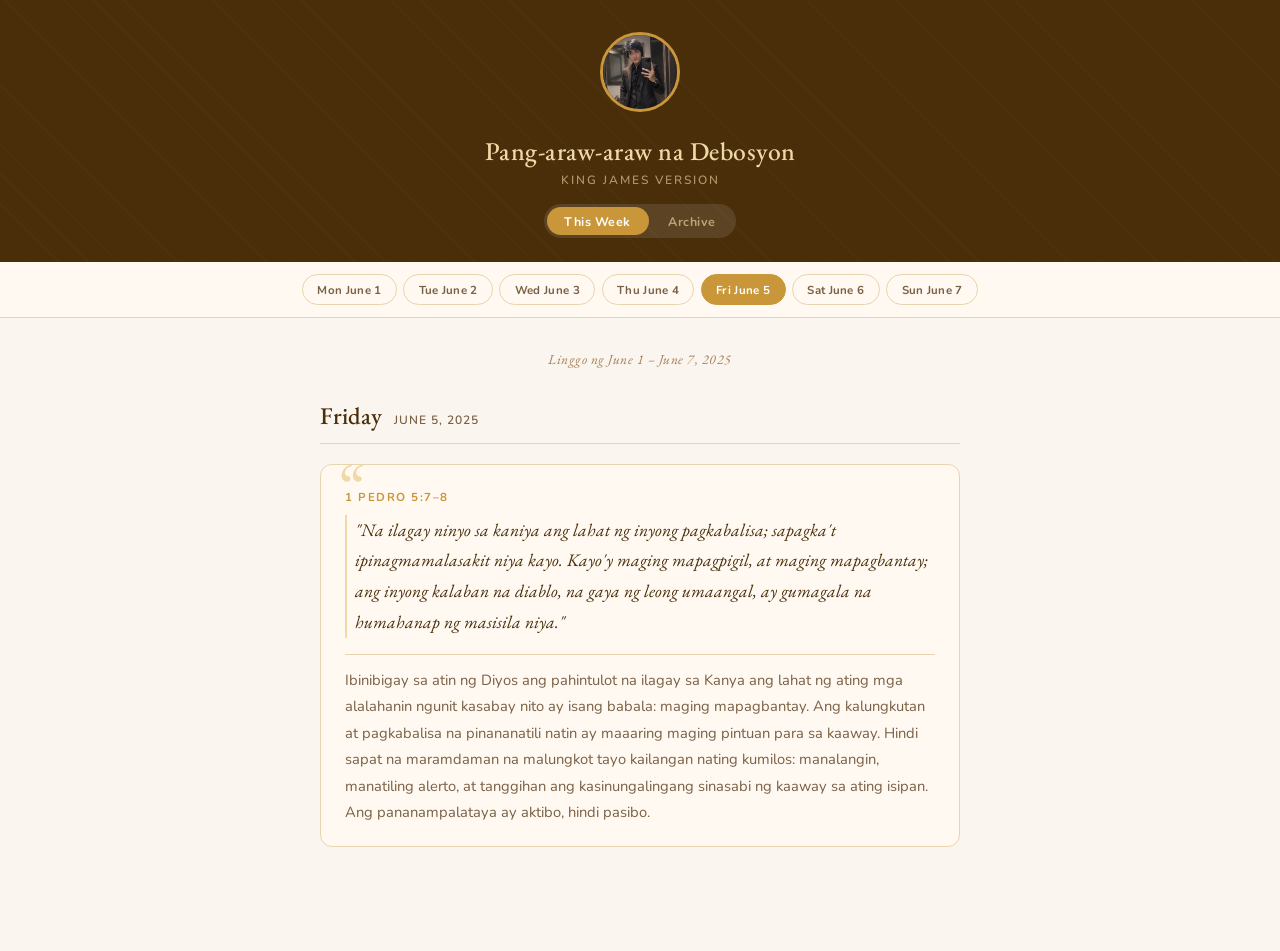
<file: index.html>
<!DOCTYPE html>
<html lang="tl">
<head>
  <meta charset="UTF-8" />
  <meta name="viewport" content="width=device-width, initial-scale=1.0" />
  <title>Pang-araw-araw na Debosyon</title>
  <link rel="stylesheet" href="assets/css/style.css" />
</head>
<body>

  <header class="site-header">
    <div class="profile-wrap">
      <img
        src="assets/images/profile_picture.webp"
        alt="Profile"
        class="profile-pic"
        onerror="this.style.display='none'; this.nextElementSibling.style.display='flex';"
      />
      <div class="profile-fallback" style="display:none;">✝</div>
    </div>
    <h1 class="site-title">Pang-araw-araw na Debosyon</h1>
    <p class="site-subtitle">King James Version</p>
    <div class="mode-switcher">
      <button id="btn-current" class="mode-btn active">This Week</button>
      <button id="btn-archive" class="mode-btn">Archive</button>
    </div>
  </header>

  <!-- CURRENT WEEK VIEW -->
  <div id="current-view">
    <nav class="date-nav" id="date-nav" aria-label="Pumili ng araw"></nav>
    <main>
      <p class="week-label">Linggo ng Mayo 19 hanggang 25, 2025</p>
      <div id="current-main"></div>
      
    </main>
  </div>

  <!-- ARCHIVE VIEW -->
  <div id="archive-view" style="display:none;">
    <main>
      <div id="archive-contents"></div>
    </main>
  </div>
  <style>
    #archive-view main { max-width: 680px; margin: 0 auto; padding: 1rem 1.25rem 4rem; }
  </style>

  <script src="assets/js/app.js"></script>
</body>
</html>
</file>
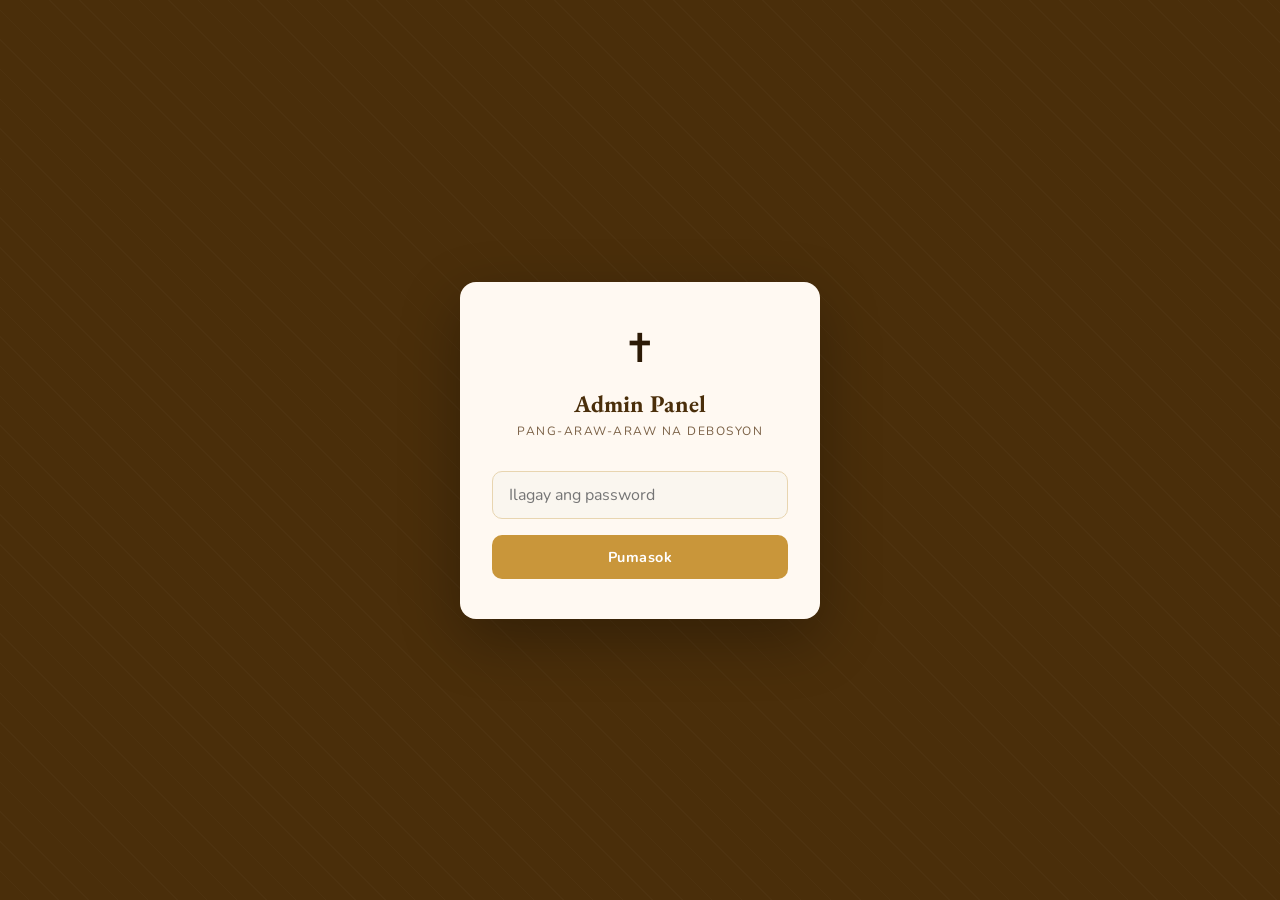
<file: admin.html>
<!DOCTYPE html>
<html lang="tl">
<head>
  <meta charset="UTF-8" />
  <meta name="viewport" content="width=device-width, initial-scale=1.0" />
  <title>Admin — Pang-araw-araw na Debosyon</title>
  <link rel="preconnect" href="https://fonts.googleapis.com" />
  <link href="https://fonts.googleapis.com/css2?family=EB+Garamond:ital,wght@0,400;0,500;1,400&family=Nunito:wght@300;400;600;700;800&display=swap" rel="stylesheet" />
  <style>
    *, *::before, *::after { box-sizing: border-box; margin: 0; padding: 0; }

    :root {
      --cream: #faf6ef;
      --warm-white: #fff9f2;
      --gold: #c9963a;
      --gold-light: #f0d9a8;
      --gold-pale: #fdf3dc;
      --brown: #4a2e0a;
      --brown-mid: #7a4f1e;
      --brown-light: #a67c52;
      --text: #2c1a06;
      --text-muted: #7a6045;
      --border: #e8d5b0;
      --danger: #c0392b;
      --danger-pale: #fdf0ef;
      --success: #2e7d32;
      --success-pale: #f0fdf0;
    }

    body {
      font-family: 'Nunito', sans-serif;
      background: var(--cream);
      color: var(--text);
      min-height: 100vh;
    }

    /* ── LOGIN ── */
    #login-screen {
      min-height: 100vh;
      display: flex;
      align-items: center;
      justify-content: center;
      background: var(--brown);
      background-image: repeating-linear-gradient(45deg, transparent, transparent 20px, rgba(255,255,255,0.02) 20px, rgba(255,255,255,0.02) 21px);
    }

    .login-card {
      background: var(--warm-white);
      border-radius: 16px;
      padding: 2.5rem 2rem;
      width: 100%;
      max-width: 360px;
      text-align: center;
      box-shadow: 0 20px 60px rgba(0,0,0,0.3);
    }

    .login-icon {
      font-size: 2.5rem;
      margin-bottom: 0.75rem;
    }

    .login-title {
      font-family: 'EB Garamond', serif;
      font-size: 1.5rem;
      color: var(--brown);
      margin-bottom: 0.25rem;
    }

    .login-sub {
      font-size: 0.75rem;
      color: var(--text-muted);
      letter-spacing: 1.5px;
      text-transform: uppercase;
      margin-bottom: 2rem;
    }

    .login-card input[type="password"] {
      width: 100%;
      padding: 0.75rem 1rem;
      border: 1.5px solid var(--border);
      border-radius: 10px;
      font-family: 'Nunito', sans-serif;
      font-size: 1rem;
      background: var(--cream);
      color: var(--text);
      margin-bottom: 1rem;
      transition: border-color 0.2s;
      outline: none;
    }

    .login-card input[type="password"]:focus {
      border-color: var(--gold);
    }

    .btn-primary {
      width: 100%;
      padding: 0.75rem;
      background: var(--gold);
      color: #fff;
      border: none;
      border-radius: 10px;
      font-family: 'Nunito', sans-serif;
      font-size: 0.9rem;
      font-weight: 700;
      cursor: pointer;
      letter-spacing: 0.5px;
      transition: background 0.2s, transform 0.1s;
    }

    .btn-primary:hover { background: var(--brown-mid); }
    .btn-primary:active { transform: scale(0.98); }

    .login-error {
      color: var(--danger);
      font-size: 0.8rem;
      margin-top: 0.75rem;
      display: none;
    }

    /* ── ADMIN PANEL ── */
    #admin-panel { display: none; }

    .admin-header {
      background: var(--brown);
      padding: 1.25rem 1.5rem;
      display: flex;
      align-items: center;
      justify-content: space-between;
      position: sticky;
      top: 0;
      z-index: 100;
    }

    .admin-header-left {
      display: flex;
      align-items: center;
      gap: 0.75rem;
    }

    .admin-logo {
      font-family: 'EB Garamond', serif;
      font-size: 1.2rem;
      color: var(--gold-light);
    }

    .admin-badge {
      font-size: 0.65rem;
      font-weight: 800;
      letter-spacing: 1.5px;
      text-transform: uppercase;
      background: var(--gold);
      color: #fff;
      padding: 2px 8px;
      border-radius: 20px;
    }

    .btn-logout {
      font-family: 'Nunito', sans-serif;
      font-size: 0.75rem;
      font-weight: 700;
      padding: 0.35rem 1rem;
      border-radius: 20px;
      border: 1.5px solid rgba(240,217,168,0.3);
      background: transparent;
      color: rgba(240,217,168,0.7);
      cursor: pointer;
      transition: all 0.2s;
    }

    .btn-logout:hover {
      background: rgba(255,255,255,0.1);
      color: var(--gold-light);
    }

    .admin-body {
      max-width: 780px;
      margin: 0 auto;
      padding: 2rem 1.25rem 5rem;
    }

    /* ── TABS ── */
    .admin-tabs {
      display: flex;
      gap: 0.5rem;
      margin-bottom: 2rem;
      border-bottom: 2px solid var(--border);
      padding-bottom: 0;
    }

    .admin-tab {
      font-family: 'Nunito', sans-serif;
      font-size: 0.85rem;
      font-weight: 700;
      padding: 0.6rem 1.25rem;
      border: none;
      background: transparent;
      color: var(--text-muted);
      cursor: pointer;
      border-bottom: 2px solid transparent;
      margin-bottom: -2px;
      transition: all 0.2s;
      letter-spacing: 0.3px;
    }

    .admin-tab:hover { color: var(--brown-mid); }

    .admin-tab.active {
      color: var(--brown);
      border-bottom-color: var(--gold);
    }

    .tab-panel { display: none; }
    .tab-panel.active { display: block; animation: fadeIn 0.25s ease; }

    @keyframes fadeIn {
      from { opacity: 0; transform: translateY(6px); }
      to   { opacity: 1; transform: translateY(0); }
    }

    /* ── SECTION TITLE ── */
    .section-title {
      font-family: 'EB Garamond', serif;
      font-size: 1.35rem;
      color: var(--brown);
      margin-bottom: 0.35rem;
    }

    .section-desc {
      font-size: 0.82rem;
      color: var(--text-muted);
      margin-bottom: 1.75rem;
      line-height: 1.6;
    }

    /* ── CARD ── */
    .card {
      background: var(--warm-white);
      border: 1px solid var(--border);
      border-radius: 12px;
      padding: 1.5rem;
      margin-bottom: 1.25rem;
    }

    .card-title {
      font-size: 0.72rem;
      font-weight: 800;
      letter-spacing: 1.5px;
      text-transform: uppercase;
      color: var(--gold);
      margin-bottom: 1rem;
    }

    /* ── FORM ELEMENTS ── */
    label {
      display: block;
      font-size: 0.78rem;
      font-weight: 700;
      color: var(--brown-mid);
      margin-bottom: 0.35rem;
      letter-spacing: 0.3px;
    }

    input[type="text"],
    textarea,
    select {
      width: 100%;
      padding: 0.65rem 0.9rem;
      border: 1.5px solid var(--border);
      border-radius: 8px;
      font-family: 'Nunito', sans-serif;
      font-size: 0.9rem;
      background: var(--cream);
      color: var(--text);
      transition: border-color 0.2s;
      outline: none;
      margin-bottom: 1rem;
    }

    input[type="text"]:focus,
    textarea:focus,
    select:focus {
      border-color: var(--gold);
    }

    textarea {
      resize: vertical;
      min-height: 90px;
      line-height: 1.6;
    }

    textarea.tall { min-height: 130px; }

    /* ── WEEK CONFIG GRID ── */
    .week-config-grid {
      display: grid;
      grid-template-columns: 1fr 1fr;
      gap: 0.75rem 1rem;
      margin-bottom: 1rem;
    }

    .week-config-grid input { margin-bottom: 0; }

    /* ── DAY CARDS ── */
    .day-cards {
      display: flex;
      flex-direction: column;
      gap: 1rem;
    }

    .day-card {
      background: var(--cream);
      border: 1.5px solid var(--border);
      border-radius: 10px;
      overflow: hidden;
    }

    .day-card-header {
      display: flex;
      align-items: center;
      justify-content: space-between;
      padding: 0.75rem 1rem;
      background: var(--gold-pale);
      border-bottom: 1px solid var(--border);
      cursor: pointer;
      user-select: none;
    }

    .day-card-title {
      font-weight: 700;
      font-size: 0.88rem;
      color: var(--brown);
    }

    .day-card-date {
      font-size: 0.72rem;
      color: var(--text-muted);
      font-weight: 600;
      letter-spacing: 0.5px;
    }

    .day-card-toggle {
      font-size: 0.7rem;
      color: var(--text-muted);
      transition: transform 0.2s;
    }

    .day-card-toggle.open { transform: rotate(180deg); }

    .day-card-body {
      padding: 1rem;
      display: none;
    }

    .day-card-body.open { display: block; }

    .day-card-body input,
    .day-card-body textarea {
      margin-bottom: 0.75rem;
    }

    /* ── ARCHIVE PANEL ── */
    .archive-item {
      background: var(--warm-white);
      border: 1px solid var(--border);
      border-radius: 10px;
      padding: 1rem 1.25rem;
      margin-bottom: 0.75rem;
      display: flex;
      align-items: center;
      justify-content: space-between;
      gap: 1rem;
    }

    .archive-item-label {
      font-weight: 700;
      color: var(--brown);
      font-size: 0.9rem;
    }

    .archive-item-count {
      font-size: 0.75rem;
      color: var(--text-muted);
    }

    .btn-danger {
      font-family: 'Nunito', sans-serif;
      font-size: 0.75rem;
      font-weight: 700;
      padding: 0.35rem 0.9rem;
      border-radius: 8px;
      border: 1.5px solid var(--danger);
      background: transparent;
      color: var(--danger);
      cursor: pointer;
      transition: all 0.2s;
      white-space: nowrap;
    }

    .btn-danger:hover {
      background: var(--danger);
      color: #fff;
    }

    .btn-secondary {
      font-family: 'Nunito', sans-serif;
      font-size: 0.82rem;
      font-weight: 700;
      padding: 0.55rem 1.25rem;
      border-radius: 8px;
      border: 1.5px solid var(--gold);
      background: transparent;
      color: var(--gold);
      cursor: pointer;
      transition: all 0.2s;
    }

    .btn-secondary:hover {
      background: var(--gold-pale);
    }

    /* ── ACTION BUTTONS ── */
    .action-bar {
      display: flex;
      gap: 0.75rem;
      align-items: center;
      flex-wrap: wrap;
      margin-top: 1.5rem;
    }

    .btn-action {
      font-family: 'Nunito', sans-serif;
      font-size: 0.85rem;
      font-weight: 700;
      padding: 0.65rem 1.5rem;
      border-radius: 10px;
      border: none;
      cursor: pointer;
      letter-spacing: 0.3px;
      transition: all 0.2s;
    }

    .btn-action.green {
      background: var(--success);
      color: #fff;
    }

    .btn-action.green:hover { background: #1b5e20; }

    .btn-action.gold {
      background: var(--gold);
      color: #fff;
    }

    .btn-action.gold:hover { background: var(--brown-mid); }

    /* ── TOAST ── */
    #toast {
      position: fixed;
      bottom: 2rem;
      left: 50%;
      transform: translateX(-50%) translateY(100px);
      background: var(--brown);
      color: var(--gold-light);
      font-size: 0.85rem;
      font-weight: 600;
      padding: 0.75rem 1.5rem;
      border-radius: 30px;
      box-shadow: 0 8px 30px rgba(0,0,0,0.25);
      transition: transform 0.3s cubic-bezier(0.34,1.56,0.64,1);
      z-index: 9999;
      white-space: nowrap;
    }

    #toast.show { transform: translateX(-50%) translateY(0); }
    #toast.error { background: var(--danger); color: #fff; }

    /* ── ARCHIVE ACTION CARD ── */
    .archive-action-card {
      background: linear-gradient(135deg, var(--gold-pale), var(--warm-white));
      border: 2px dashed var(--gold);
      border-radius: 12px;
      padding: 1.75rem;
      text-align: center;
      margin-bottom: 2rem;
    }

    .archive-action-card h3 {
      font-family: 'EB Garamond', serif;
      font-size: 1.3rem;
      color: var(--brown);
      margin-bottom: 0.5rem;
    }

    .archive-action-card p {
      font-size: 0.82rem;
      color: var(--text-muted);
      margin-bottom: 1.25rem;
      line-height: 1.7;
    }

    /* ── PREVIEW ── */
    .preview-verse {
      background: var(--warm-white);
      border-left: 3px solid var(--gold-light);
      padding: 0.75rem 1rem;
      margin-top: -0.5rem;
      margin-bottom: 1rem;
      border-radius: 0 8px 8px 0;
      font-family: 'EB Garamond', serif;
      font-style: italic;
      font-size: 1rem;
      color: var(--brown);
      line-height: 1.7;
      display: none;
    }

    /* ── JSON OUTPUT ── */
    .json-output-area {
      width: 100%;
      min-height: 300px;
      padding: 1rem;
      border: 1.5px solid var(--border);
      border-radius: 8px;
      font-family: monospace;
      font-size: 0.78rem;
      background: #1a1208;
      color: #f0d9a8;
      resize: vertical;
      outline: none;
      line-height: 1.6;
    }

    .info-box {
      background: var(--gold-pale);
      border: 1px solid var(--gold-light);
      border-radius: 8px;
      padding: 0.9rem 1.1rem;
      font-size: 0.8rem;
      color: var(--brown-mid);
      line-height: 1.7;
      margin-bottom: 1.25rem;
    }

    .info-box strong { color: var(--brown); }

    @media (max-width: 500px) {
      .week-config-grid { grid-template-columns: 1fr; }
      .action-bar { flex-direction: column; align-items: stretch; }
      .btn-action { text-align: center; }
    }
  </style>
</head>
<body>

<!-- ── LOGIN ── -->
<div id="login-screen">
  <div class="login-card">
    <div class="login-icon">✝</div>
    <h1 class="login-title">Admin Panel</h1>
    <p class="login-sub">Pang-araw-araw na Debosyon</p>
    <input type="password" id="pw-input" placeholder="Ilagay ang password" autocomplete="current-password" />
    <button class="btn-primary" onclick="doLogin()">Pumasok</button>
    <p class="login-error" id="login-error">Maling password. Subukan ulit.</p>
  </div>
</div>

<!-- ── ADMIN PANEL ── -->
<div id="admin-panel">

  <header class="admin-header">
    <div class="admin-header-left">
      <span class="admin-logo">Pang-araw-araw na Debosyon</span>
      <span class="admin-badge">Admin</span>
    </div>
    <button class="btn-logout" onclick="doLogout()">Lumabas</button>
  </header>

  <div class="admin-body">

    <!-- TABS -->
    <div class="admin-tabs">
      <button class="admin-tab active" onclick="switchTab('tab-week', this)">✏️ Baguhin ang Linggo</button>
      <button class="admin-tab" onclick="switchTab('tab-archive', this)">📦 I-archive</button>
      <button class="admin-tab" onclick="switchTab('tab-export', this)">💾 I-export ang JSON</button>
    </div>

    <!-- ── TAB: EDIT WEEK ── -->
    <div id="tab-week" class="tab-panel active">
      <p class="section-title">Baguhin ang Kasalukuyang Linggo</p>
      <p class="section-desc">Baguhin ang label ng linggo at ang debosyon para sa bawat araw. Pagkatapos, i-export ang JSON at i-upload sa iyong repository.</p>

      <!-- Week label -->
      <div class="card">
        <p class="card-title">Impormasyon ng Linggo</p>
        <div class="week-config-grid">
          <div>
            <label>Label ng Linggo (hal. May 19–25)</label>
            <input type="text" id="week-label" placeholder="May 19–25" />
          </div>
          <div>
            <label>Taon</label>
            <input type="text" id="week-year" placeholder="2025" />
          </div>
        </div>
      </div>

      <!-- Day cards -->
      <div class="card">
        <p class="card-title">Debosyon sa Bawat Araw</p>
        <div class="day-cards" id="day-cards"></div>
      </div>

      <div class="action-bar">
        <button class="btn-action gold" onclick="previewJSON()">👁 Preview JSON</button>
        <button class="btn-action green" onclick="goToExport()">💾 I-export ang JSON</button>
      </div>
    </div>

    <!-- ── TAB: ARCHIVE ── -->
    <div id="tab-archive" class="tab-panel">
      <p class="section-title">I-archive ang Kasalukuyang Linggo</p>
      <p class="section-desc">Ilipat ang kasalukuyang linggo sa archive at simulan ang isang bagong linggo. Ang kasalukuyang mga debosyon ay mase-save sa archive.</p>

      <div class="archive-action-card">
        <h3>📦 I-archive ang Kasalukuyang Linggo</h3>
        <p>Ang linggo na "<strong id="archive-week-name">—</strong>" ay ilililpat sa archive.<br>
        Maaari kang mag-set ng bagong week dates para sa susunod na linggo.</p>
        <button class="btn-action gold" onclick="archiveCurrentWeek()">I-archive Ngayon</button>
      </div>

      <!-- New week setup (appears after archiving) -->
      <div id="new-week-setup" class="card" style="display:none;">
        <p class="card-title">Bagong Linggo</p>
        <p style="font-size:0.82rem; color:var(--text-muted); margin-bottom:1rem;">Itakda ang mga petsa para sa susunod na linggo. Ang mga debosyon ay magiging blangko — i-fill in sa "Baguhin ang Linggo" tab.</p>
        <div class="week-config-grid">
          <div>
            <label>Label ng Bagong Linggo</label>
            <input type="text" id="new-week-label" placeholder="May 26 – Jun 1" />
          </div>
          <div>
            <label>Simula (Monday date, hal. May 26)</label>
            <input type="text" id="new-week-start" placeholder="May 26" />
          </div>
        </div>
        <button class="btn-action green" onclick="applyNewWeek()">Itakda ang Bagong Linggo</button>
      </div>

      <!-- Existing archive list -->
      <div class="card">
        <p class="card-title">Kasalukuyang Archive</p>
        <div id="archive-list"></div>
      </div>
    </div>

    <!-- ── TAB: EXPORT ── -->
    <div id="tab-export" class="tab-panel">
      <p class="section-title">I-export ang JSON</p>
      <p class="section-desc">Kopyahin o i-download ang updated na JSON file. I-replace ang <code style="background:var(--gold-pale);padding:1px 6px;border-radius:4px;font-family:monospace;font-size:0.78rem;color:var(--brown)">data/devotions.json</code> sa iyong GitHub repository.</p>

      <div class="info-box">
        <strong>Paano gamitin:</strong><br>
        1. I-click ang "I-generate ang JSON" — makikita mo ang buong data.<br>
        2. I-click ang "I-download" para ma-save bilang file.<br>
        3. I-upload/replace ang <code>data/devotions.json</code> sa iyong GitHub repo.<br>
        4. Ang mga pagbabago ay makikita agad sa site.
      </div>

      <div class="action-bar" style="margin-top:0; margin-bottom:1rem;">
        <button class="btn-action gold" onclick="generateExportJSON()">⚡ I-generate ang JSON</button>
        <button class="btn-action green" onclick="downloadJSON()">⬇️ I-download</button>
        <button class="btn-secondary" onclick="copyJSON()">📋 Kopyahin</button>
      </div>

      <textarea class="json-output-area" id="json-output" readonly placeholder="I-click ang 'I-generate ang JSON' para makita ang output..."></textarea>
    </div>

  </div>
</div>

<div id="toast"></div>

<script>
// ── CONSTANTS ──
const PASSWORD = 'Asdlkjqwe123';
const DAYS = ['Monday','Tuesday','Wednesday','Thursday','Friday','Saturday','Sunday'];

// ── STATE ──
let db = null;

// ── LOGIN ──
function doLogin() {
  const pw = document.getElementById('pw-input').value;
  if (pw === PASSWORD) {
    document.getElementById('login-screen').style.display = 'none';
    document.getElementById('admin-panel').style.display = 'block';
    initAdmin();
  } else {
    document.getElementById('login-error').style.display = 'block';
    document.getElementById('pw-input').value = '';
    document.getElementById('pw-input').focus();
  }
}

document.getElementById('pw-input').addEventListener('keydown', e => {
  if (e.key === 'Enter') doLogin();
});

function doLogout() {
  document.getElementById('admin-panel').style.display = 'none';
  document.getElementById('login-screen').style.display = 'flex';
  document.getElementById('pw-input').value = '';
}

// ── INIT ──
async function initAdmin() {
  try {
    const res = await fetch('data/devotions.json?v=' + Date.now());
    db = await res.json();
  } catch(e) {
    showToast('Hindi ma-load ang JSON. Siguraduhing nandoon ang data/devotions.json.', true);
    // Init with empty structure
    db = {
      currentWeek: {
        label: 'May 19–25',
        week: DAYS.map((d, i) => ({ day: d, date: 'May ' + (19 + i) })),
        devotions: DAYS.map(() => [])
      },
      archive: []
    };
  }
  renderWeekForm();
  renderArchiveList();
  document.getElementById('archive-week-name').textContent = db.currentWeek.label;
}

// ── TABS ──
function switchTab(id, btn) {
  document.querySelectorAll('.tab-panel').forEach(p => p.classList.remove('active'));
  document.querySelectorAll('.admin-tab').forEach(b => b.classList.remove('active'));
  document.getElementById(id).classList.add('active');
  btn.classList.add('active');
}

// ── WEEK FORM ──
function renderWeekForm() {
  document.getElementById('week-label').value = db.currentWeek.label || '';
  document.getElementById('week-year').value = '2025';

  const container = document.getElementById('day-cards');
  container.innerHTML = '';

  DAYS.forEach((dayName, i) => {
    const dayData = db.currentWeek.week[i] || { day: dayName, date: '' };
    const devotionList = db.currentWeek.devotions[i] || [];
    const d = devotionList[0] || { ref: '', verse: '', reflection: '' };

    const card = document.createElement('div');
    card.className = 'day-card';
    card.innerHTML = `
      <div class="day-card-header" onclick="toggleDayCard(this)">
        <div>
          <span class="day-card-title">${dayName}</span>
          <span class="day-card-date" id="date-display-${i}"> — ${dayData.date || ''}</span>
        </div>
        <span class="day-card-toggle">▼</span>
      </div>
      <div class="day-card-body" id="day-body-${i}">
        <label>Petsa (hal. May 19)</label>
        <input type="text" id="date-${i}" value="${escHtml(dayData.date || '')}" 
               placeholder="${dayName.slice(0,3)} date"
               oninput="document.getElementById('date-display-${i}').textContent=' — ' + this.value" />

        <label>Talata (hal. John 3:16)</label>
        <input type="text" id="ref-${i}" value="${escHtml(d.ref || '')}" placeholder="Book chapter:verse" />

        <label>Teksto ng Talata (KJV)</label>
        <textarea id="verse-${i}" class="tall" placeholder="Ilagay ang buong talata dito...">${escHtml(d.verse || '')}</textarea>

        <label>Reflection / Pagninilay (Filipino)</label>
        <textarea id="reflection-${i}" class="tall" placeholder="Ilagay ang pagninilay sa Filipino...">${escHtml(d.reflection || '')}</textarea>
      </div>
    `;
    container.appendChild(card);
  });
}

function toggleDayCard(header) {
  const body = header.nextElementSibling;
  const toggle = header.querySelector('.day-card-toggle');
  const isOpen = body.classList.toggle('open');
  toggle.classList.toggle('open', isOpen);
}

// ── READ FORM INTO DB ──
function readFormIntoDb() {
  db.currentWeek.label = document.getElementById('week-label').value.trim();

  DAYS.forEach((_, i) => {
    const date  = document.getElementById(`date-${i}`)?.value.trim() || '';
    const ref   = document.getElementById(`ref-${i}`)?.value.trim() || '';
    const verse = document.getElementById(`verse-${i}`)?.value.trim() || '';
    const refl  = document.getElementById(`reflection-${i}`)?.value.trim() || '';

    db.currentWeek.week[i] = { day: DAYS[i], date };

    if (ref || verse || refl) {
      db.currentWeek.devotions[i] = [{ ref, verse, reflection: refl }];
    } else {
      db.currentWeek.devotions[i] = [];
    }
  });
}

// ── ARCHIVE ──
function renderArchiveList() {
  const list = document.getElementById('archive-list');
  list.innerHTML = '';

  if (!db.archive || db.archive.length === 0) {
    list.innerHTML = '<p style="font-size:0.85rem;color:var(--text-muted);font-style:italic;text-align:center;padding:1.5rem 0;">Walang naka-archive na linggo pa.</p>';
    return;
  }

  db.archive.forEach((a, i) => {
    const count = (a.devotions || []).flat().filter(x => x && x.ref).length;
    const item = document.createElement('div');
    item.className = 'archive-item';
    item.innerHTML = `
      <div>
        <div class="archive-item-label">📅 ${a.label}</div>
        <div class="archive-item-count">${count} devotion${count !== 1 ? 's' : ''}</div>
      </div>
      <button class="btn-danger" onclick="deleteArchive(${i})">🗑 Burahin</button>
    `;
    list.appendChild(item);
  });
}

function archiveCurrentWeek() {
  readFormIntoDb();

  // Move current week to archive (prepend so newest is first)
  const toArchive = JSON.parse(JSON.stringify(db.currentWeek));
  if (!db.archive) db.archive = [];
  db.archive.unshift({ label: toArchive.label, week: toArchive.week, devotions: toArchive.devotions });

  // Reset current week devotions to blank
  db.currentWeek.devotions = DAYS.map(() => []);

  renderWeekForm();
  renderArchiveList();
  document.getElementById('archive-week-name').textContent = db.currentWeek.label;
  document.getElementById('new-week-setup').style.display = 'block';
  showToast('Na-archive na ang linggo! Itakda ang bagong petsa.');
}

function applyNewWeek() {
  const label = document.getElementById('new-week-label').value.trim();
  const start = document.getElementById('new-week-start').value.trim();

  if (!label || !start) { showToast('Punan ang label at simula ng linggo.', true); return; }

  // Parse start date (e.g. "May 26") and generate 7 dates
  db.currentWeek.label = label;
  document.getElementById('week-label').value = label;
  document.getElementById('archive-week-name').textContent = label;

  // Try to compute the 7 days
  const months = { Jan:0, Feb:1, Mar:2, Apr:3, May:4, Jun:5, Jul:6, Aug:7, Sep:8, Oct:9, Nov:10, Dec:11 };
  const parts = start.split(' ');
  if (parts.length === 2) {
    const mon = months[parts[0]];
    const day = parseInt(parts[1]);
    if (mon !== undefined && !isNaN(day)) {
      const date = new Date(2025, mon, day);
      DAYS.forEach((_, i) => {
        const d = new Date(date);
        d.setDate(d.getDate() + i);
        const monthNames = ['Jan','Feb','Mar','Apr','May','Jun','Jul','Aug','Sep','Oct','Nov','Dec'];
        db.currentWeek.week[i] = { day: DAYS[i], date: `${monthNames[d.getMonth()]} ${d.getDate()}` };
      });
    }
  }

  renderWeekForm();
  document.getElementById('new-week-setup').style.display = 'none';
  showToast('Bagong linggo na itinakda! Punan ang mga debosyon.');
}

function deleteArchive(i) {
  if (!confirm(`Burahin ang archive na "${db.archive[i].label}"?`)) return;
  db.archive.splice(i, 1);
  renderArchiveList();
  showToast('Na-delete ang archive entry.');
}

// ── EXPORT ──
function previewJSON() {
  readFormIntoDb();
  switchTab('tab-export', document.querySelectorAll('.admin-tab')[2]);
  generateExportJSON();
}

function goToExport() {
  readFormIntoDb();
  switchTab('tab-export', document.querySelectorAll('.admin-tab')[2]);
  generateExportJSON();
}

function generateExportJSON() {
  readFormIntoDb();
  const json = JSON.stringify(db, null, 2);
  document.getElementById('json-output').value = json;
  showToast('JSON na-generate!');
}

function downloadJSON() {
  readFormIntoDb();
  const json = JSON.stringify(db, null, 2);
  const blob = new Blob([json], { type: 'application/json' });
  const url = URL.createObjectURL(blob);
  const a = document.createElement('a');
  a.href = url;
  a.download = 'devotions.json';
  a.click();
  URL.revokeObjectURL(url);
  showToast('Na-download ang devotions.json!');
}

function copyJSON() {
  const ta = document.getElementById('json-output');
  if (!ta.value) { generateExportJSON(); }
  navigator.clipboard.writeText(ta.value).then(() => showToast('Nakopya sa clipboard!'));
}

// ── TOAST ──
function showToast(msg, isError = false) {
  const t = document.getElementById('toast');
  t.textContent = msg;
  t.className = isError ? 'error' : '';
  t.classList.add('show');
  setTimeout(() => t.classList.remove('show'), 3000);
}

// ── UTILS ──
function escHtml(s) {
  return s.replace(/&/g,'&amp;').replace(/</g,'&lt;').replace(/>/g,'&gt;').replace(/"/g,'&quot;');
}
</script>
</body>
</html>
</file>
<file: assets/css/style.css>
@import url('https://fonts.googleapis.com/css2?family=EB+Garamond:ital,wght@0,400;0,500;1,400;1,500&family=Nunito:wght@300;400;600;700&display=swap');

*, *::before, *::after { box-sizing: border-box; margin: 0; padding: 0; }

:root {
  --cream: #faf6ef;
  --warm-white: #fff9f2;
  --gold: #c9963a;
  --gold-light: #f0d9a8;
  --gold-pale: #fdf3dc;
  --brown: #4a2e0a;
  --brown-mid: #7a4f1e;
  --brown-light: #a67c52;
  --text: #2c1a06;
  --text-muted: #7a6045;
  --border: #e8d5b0;
  --shadow: rgba(74, 46, 10, 0.08);
}

html { scroll-behavior: smooth; }

body {
  font-family: 'Nunito', sans-serif;
  background: var(--cream);
  color: var(--text);
  min-height: 100vh;
}

/* ── HEADER ── */
.site-header {
  background: var(--brown);
  padding: 2rem 1.5rem 1.5rem;
  text-align: center;
  position: relative;
  overflow: hidden;
}

.site-header::before {
  content: '';
  position: absolute;
  inset: 0;
  background: repeating-linear-gradient(
    45deg,
    transparent,
    transparent 20px,
    rgba(255,255,255,0.02) 20px,
    rgba(255,255,255,0.02) 21px
  );
}

.profile-wrap {
  position: relative;
  display: inline-block;
  margin-bottom: 1rem;
}

.profile-pic {
  width: 80px;
  height: 80px;
  border-radius: 50%;
  border: 3px solid var(--gold);
  object-fit: cover;
  display: block;
}

.profile-fallback {
  width: 80px;
  height: 80px;
  border-radius: 50%;
  border: 3px solid var(--gold);
  background: var(--brown-mid);
  display: flex;
  align-items: center;
  justify-content: center;
  font-size: 28px;
  color: var(--gold-light);
  font-family: 'EB Garamond', serif;
}

.site-title {
  font-family: 'EB Garamond', serif;
  font-size: 1.6rem;
  font-weight: 500;
  color: var(--gold-light);
  letter-spacing: 0.5px;
  margin-bottom: 0.25rem;
}

.site-subtitle {
  font-size: 0.75rem;
  color: rgba(240,217,168,0.6);
  letter-spacing: 2px;
  text-transform: uppercase;
  font-weight: 600;
}

/* ── DATE NAV ── */
.date-nav {
  background: var(--warm-white);
  border-bottom: 1px solid var(--border);
  padding: 0.75rem 1rem;
  display: flex;
  gap: 0.4rem;
  overflow-x: auto;
  scrollbar-width: none;
  justify-content: center;
  flex-wrap: wrap;
}

.date-nav::-webkit-scrollbar { display: none; }

.date-btn {
  font-family: 'Nunito', sans-serif;
  font-size: 0.72rem;
  font-weight: 700;
  padding: 0.4rem 0.9rem;
  border-radius: 20px;
  border: 1.5px solid var(--border);
  background: transparent;
  color: var(--text-muted);
  cursor: pointer;
  white-space: nowrap;
  transition: all 0.2s;
  letter-spacing: 0.3px;
}

.date-btn:hover {
  border-color: var(--gold);
  color: var(--brown-mid);
  background: var(--gold-pale);
}

.date-btn.active {
  background: var(--gold);
  border-color: var(--gold);
  color: #fff;
}

/* ── MAIN ── */
main {
  max-width: 680px;
  margin: 0 auto;
  padding: 2rem 1.25rem 4rem;
}

/* ── WEEK HEADING ── */
.week-label {
  font-family: 'EB Garamond', serif;
  font-size: 0.85rem;
  font-style: italic;
  color: var(--brown-light);
  text-align: center;
  margin-bottom: 2rem;
  letter-spacing: 0.5px;
}

/* ── DAY SECTION ── */
.day-section {
  margin-bottom: 2.5rem;
  display: none;
}

.day-section.visible {
  display: block;
  animation: fadeIn 0.35s ease;
}

@keyframes fadeIn {
  from { opacity: 0; transform: translateY(8px); }
  to   { opacity: 1; transform: translateY(0); }
}

.day-header {
  display: flex;
  align-items: baseline;
  gap: 0.75rem;
  margin-bottom: 1.25rem;
  padding-bottom: 0.75rem;
  border-bottom: 1px solid var(--border);
}

.day-name {
  font-family: 'EB Garamond', serif;
  font-size: 1.5rem;
  font-weight: 500;
  color: var(--brown);
}

.day-date {
  font-size: 0.75rem;
  color: var(--text-muted);
  font-weight: 600;
  letter-spacing: 1px;
  text-transform: uppercase;
}

/* ── DEVOTION CARD ── */
.devotion {
  background: var(--warm-white);
  border: 1px solid var(--border);
  border-radius: 12px;
  padding: 1.5rem 1.5rem 1.25rem;
  margin-bottom: 1rem;
  position: relative;
}

.devotion::before {
  content: '\201C';
  position: absolute;
  top: -10px;
  left: 18px;
  font-family: 'EB Garamond', serif;
  font-size: 4rem;
  color: var(--gold-light);
  line-height: 1;
}

.verse-ref {
  font-size: 0.72rem;
  font-weight: 700;
  letter-spacing: 1.5px;
  text-transform: uppercase;
  color: var(--gold);
  margin-bottom: 0.6rem;
}

.verse-text {
  font-family: 'EB Garamond', serif;
  font-size: 1.1rem;
  line-height: 1.75;
  font-style: italic;
  color: var(--brown);
  margin-bottom: 1rem;
  padding-left: 0.5rem;
  border-left: 2px solid var(--gold-light);
}

.reflection {
  font-size: 0.92rem;
  line-height: 1.8;
  color: var(--text-muted);
  padding-top: 0.75rem;
  border-top: 1px solid var(--border);
}

/* ── EMPTY STATE ── */
.empty-day {
  text-align: center;
  padding: 3rem 1rem;
  color: var(--text-muted);
  font-family: 'EB Garamond', serif;
  font-style: italic;
  font-size: 1.1rem;
  opacity: 0.6;
}

/* ── HOW TO EDIT BOX ── */
.edit-guide {
  background: var(--gold-pale);
  border: 1px dashed var(--gold);
  border-radius: 10px;
  padding: 1.25rem 1.5rem;
  margin-top: 3rem;
  font-size: 0.82rem;
  color: var(--brown-mid);
  line-height: 1.8;
}

.edit-guide strong {
  display: block;
  font-size: 0.75rem;
  letter-spacing: 1.5px;
  text-transform: uppercase;
  color: var(--gold);
  margin-bottom: 0.5rem;
}

.edit-guide code {
  background: rgba(201,150,58,0.15);
  padding: 1px 6px;
  border-radius: 4px;
  font-size: 0.78rem;
  font-family: monospace;
  color: var(--brown);
}

/* ── MODE SWITCHER ── */
.mode-switcher {
  display: inline-flex;
  background: rgba(255,255,255,0.1);
  border-radius: 20px;
  padding: 3px;
  gap: 2px;
  margin-top: 1rem;
  position:relative;
  z-index: 10;
}

.mode-btn {
  font-family: 'Nunito', sans-serif;
  font-size: 0.78rem;
  font-weight: 700;
  letter-spacing: 0.5px;
  padding: 0.35rem 1.1rem;
  border-radius: 16px;
  border: none;
  background: transparent;
  color: rgba(240,217,168,0.65);
  cursor: pointer;
  transition: all 0.2s;
}

.mode-btn.active {
  background: var(--gold);
  color: #fff;
}

/* ── ARCHIVE ── */
.archive-label {
  font-size: 0.72rem;
  font-weight: 700;
  letter-spacing: 2px;
  text-transform: uppercase;
  color: var(--text-muted);
  text-align: center;
  margin: 1.5rem 0 0.75rem;
}

.archive-tabs {
  justify-content: center;
  flex-wrap: wrap;
  margin-bottom: 1.5rem;
}

#archive-view main {
  max-width: 680px;
  margin: 0 auto;
  padding: 1rem 1.25rem 4rem;
}
</file>
